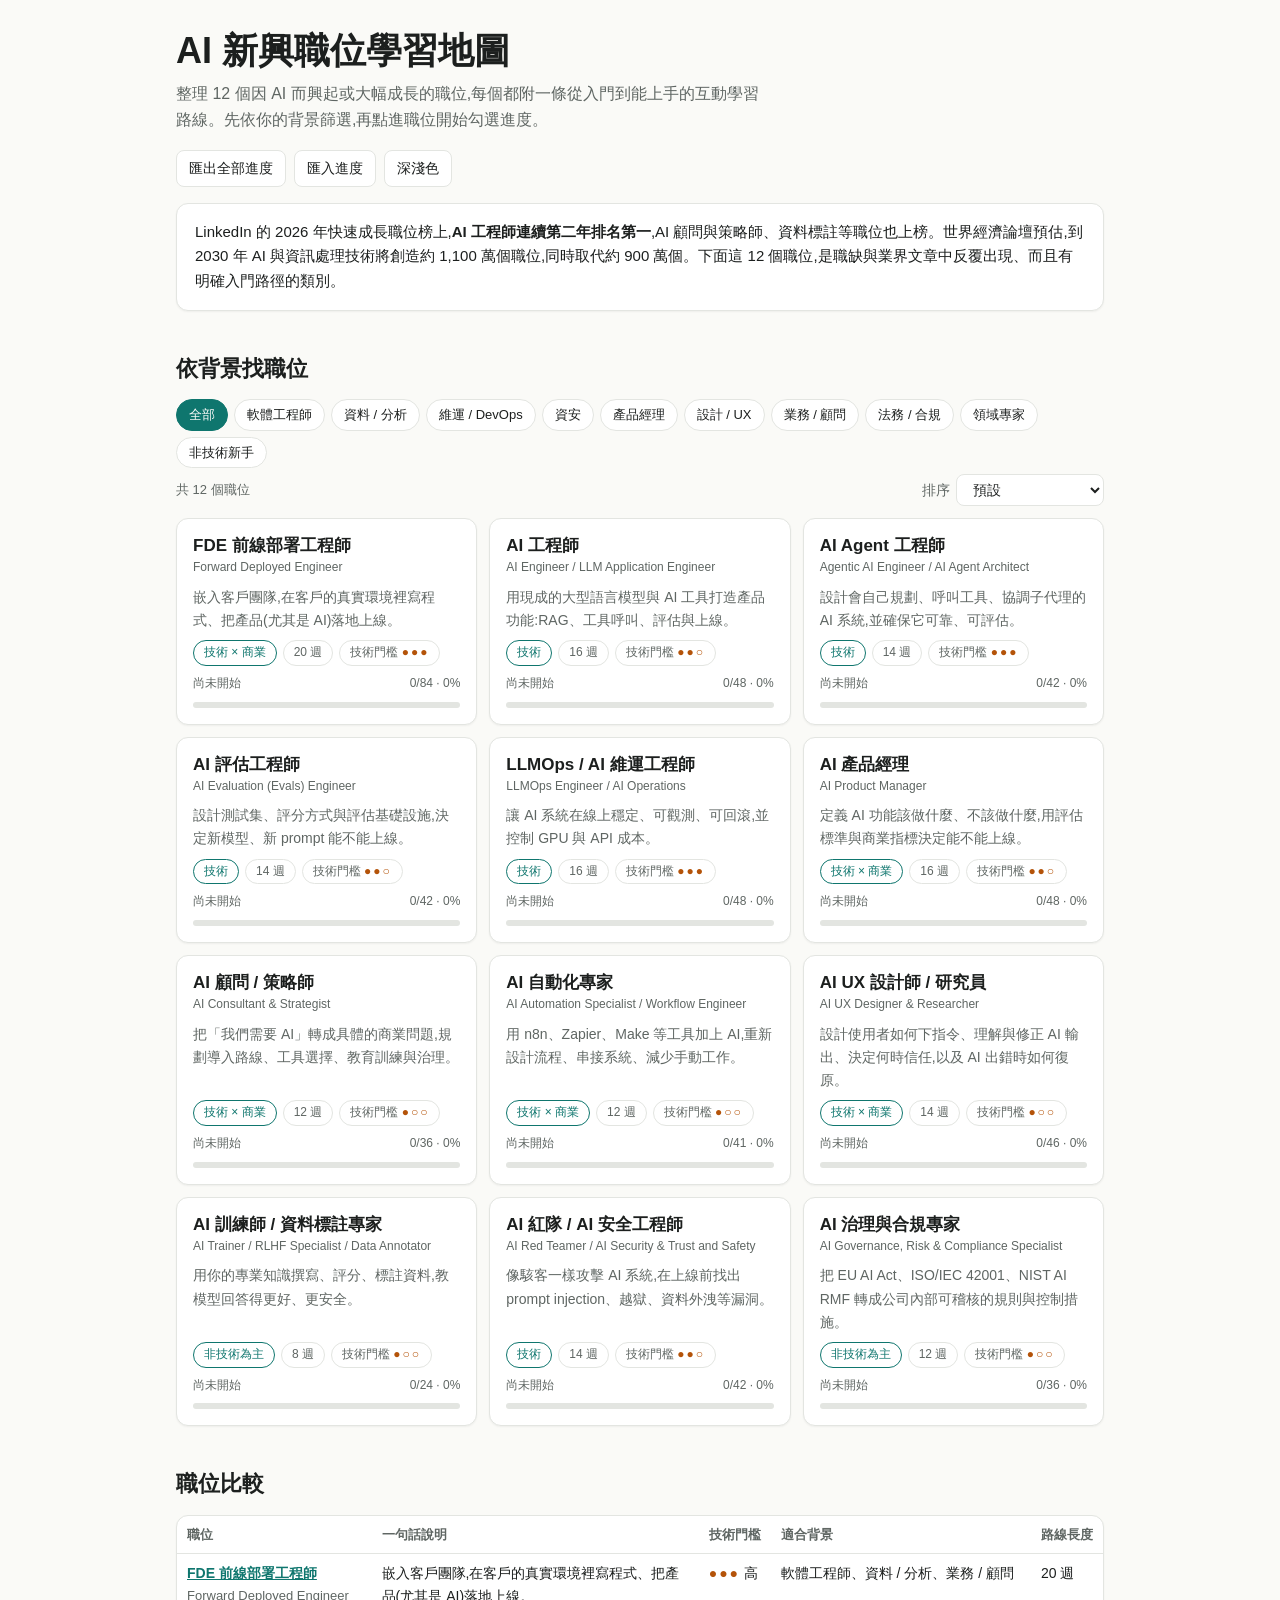
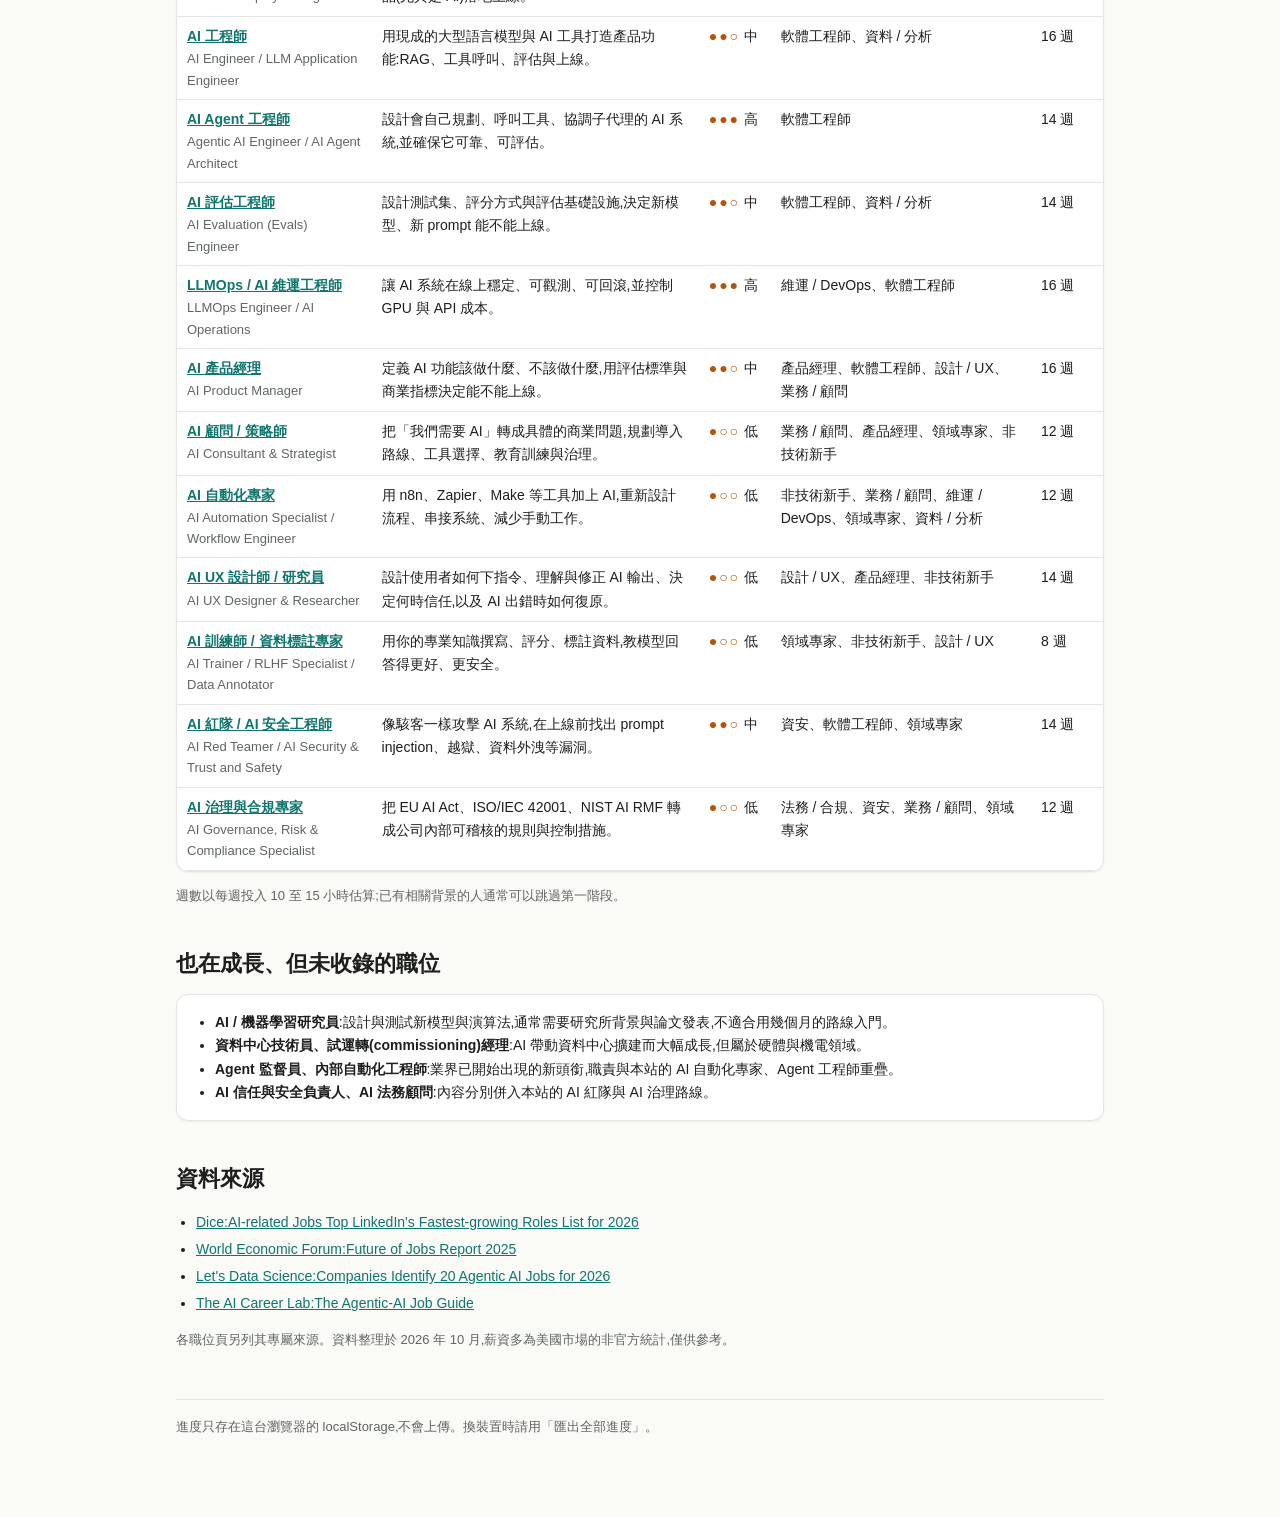
<file: index.html>
<!doctype html>
<html lang="zh-Hant">
<head>
<meta charset="utf-8">
<meta name="viewport" content="width=device-width, initial-scale=1">
<title>AI 新興職位學習地圖</title>
<meta name="description" content="12 個因 AI 而興起的科技職位,每個都有從入門到上手的互動式學習路線:可勾選進度、標示本週、依背景篩選。">
<link rel="stylesheet" href="assets/style.css">
</head>
<body data-page="hub">
<div class="wrap">
  <header class="hero">
    <h1>AI 新興職位學習地圖</h1>
    <p class="lead">整理 12 個因 AI 而興起或大幅成長的職位,每個都附一條從入門到能上手的互動學習路線。先依你的背景篩選,再點進職位開始勾選進度。</p>
    <div class="toolbar">
      <button id="exportAll">匯出全部進度</button>
      <button id="importAll">匯入進度</button>
      <button id="theme" aria-label="切換深淺色">深淺色</button>
      <input type="file" id="importFile" accept="application/json" hidden>
    </div>
  </header>

  <div class="card pad">
    <p style="margin:0;font-size:15px">LinkedIn 的 2026 年快速成長職位榜上,<b>AI 工程師連續第二年排名第一</b>,AI 顧問與策略師、資料標註等職位也上榜。世界經濟論壇預估,到 2030 年 AI 與資訊處理技術將創造約 1,100 萬個職位,同時取代約 900 萬個。下面這 12 個職位,是職缺與業界文章中反覆出現、而且有明確入門路徑的類別。</p>
  </div>

  <h2>依背景找職位</h2>
  <div class="chips" id="chips" role="group" aria-label="依背景篩選"></div>
  <div class="hub-controls">
    <span class="note" id="filterInfo"></span>
    <label class="inline">排序
      <select id="sort">
        <option value="default">預設</option>
        <option value="weeks">學習週數:少到多</option>
        <option value="level">技術門檻:低到高</option>
        <option value="progress">我的進度:高到低</option>
      </select>
    </label>
  </div>
  <div class="grid" id="grid"></div>

  <h2>職位比較</h2>
  <div class="card tbl"><table>
    <thead><tr><th>職位</th><th>一句話說明</th><th>技術門檻</th><th>適合背景</th><th>路線長度</th></tr></thead>
    <tbody id="compare"></tbody></table></div>
  <p class="note">週數以每週投入 10 至 15 小時估算;已有相關背景的人通常可以跳過第一階段。</p>

  <h2>也在成長、但未收錄的職位</h2>
  <div class="card pad">
    <ul style="margin:0;padding-left:20px;font-size:14px">
      <li><b>AI / 機器學習研究員</b>:設計與測試新模型與演算法,通常需要研究所背景與論文發表,不適合用幾個月的路線入門。</li>
      <li><b>資料中心技術員、試運轉(commissioning)經理</b>:AI 帶動資料中心擴建而大幅成長,但屬於硬體與機電領域。</li>
      <li><b>Agent 監督員、內部自動化工程師</b>:業界已開始出現的新頭銜,職責與本站的 AI 自動化專家、Agent 工程師重疊。</li>
      <li><b>AI 信任與安全負責人、AI 法務顧問</b>:內容分別併入本站的 AI 紅隊與 AI 治理路線。</li>
    </ul>
  </div>

  <h2>資料來源</h2>
  <ul class="src">
    <li><a href="https://www.dice.com/career-advice/ai-related-jobs-top-linkedins-fastest-growing-roles-list-for-2026" target="_blank" rel="noopener">Dice:AI-related Jobs Top LinkedIn's Fastest-growing Roles List for 2026</a></li>
    <li><a href="https://weforum.org/stories/2025/01/future-of-jobs-report-2025-the-fastest-growing-and-declining-jobs/" target="_blank" rel="noopener">World Economic Forum:Future of Jobs Report 2025</a></li>
    <li><a href="https://letsdatascience.com/news/companies-identify-20-agentic-ai-jobs-for-2026-598e685f" target="_blank" rel="noopener">Let's Data Science:Companies Identify 20 Agentic AI Jobs for 2026</a></li>
    <li><a href="https://theaicareerlab.com/blog/agentic-ai-jobs-guide-2026/raw" target="_blank" rel="noopener">The AI Career Lab:The Agentic-AI Job Guide</a></li>
  </ul>
  <p class="note">各職位頁另列其專屬來源。資料整理於 2026 年 10 月,薪資多為美國市場的非官方統計,僅供參考。</p>
  <footer>進度只存在這台瀏覽器的 localStorage,不會上傳。換裝置時請用「匯出全部進度」。</footer>
</div>
<script src="assets/roles/_registry.js"></script>
<script src="assets/roles/fde.js"></script>
<script src="assets/roles/ai-engineer.js"></script>
<script src="assets/roles/agent-engineer.js"></script>
<script src="assets/roles/eval-engineer.js"></script>
<script src="assets/roles/llmops.js"></script>
<script src="assets/roles/ai-pm.js"></script>
<script src="assets/roles/ai-consultant.js"></script>
<script src="assets/roles/automation.js"></script>
<script src="assets/roles/ai-ux.js"></script>
<script src="assets/roles/ai-trainer.js"></script>
<script src="assets/roles/red-team.js"></script>
<script src="assets/roles/governance.js"></script>
<script src="assets/app.js"></script>
</body>
</html>
</file>
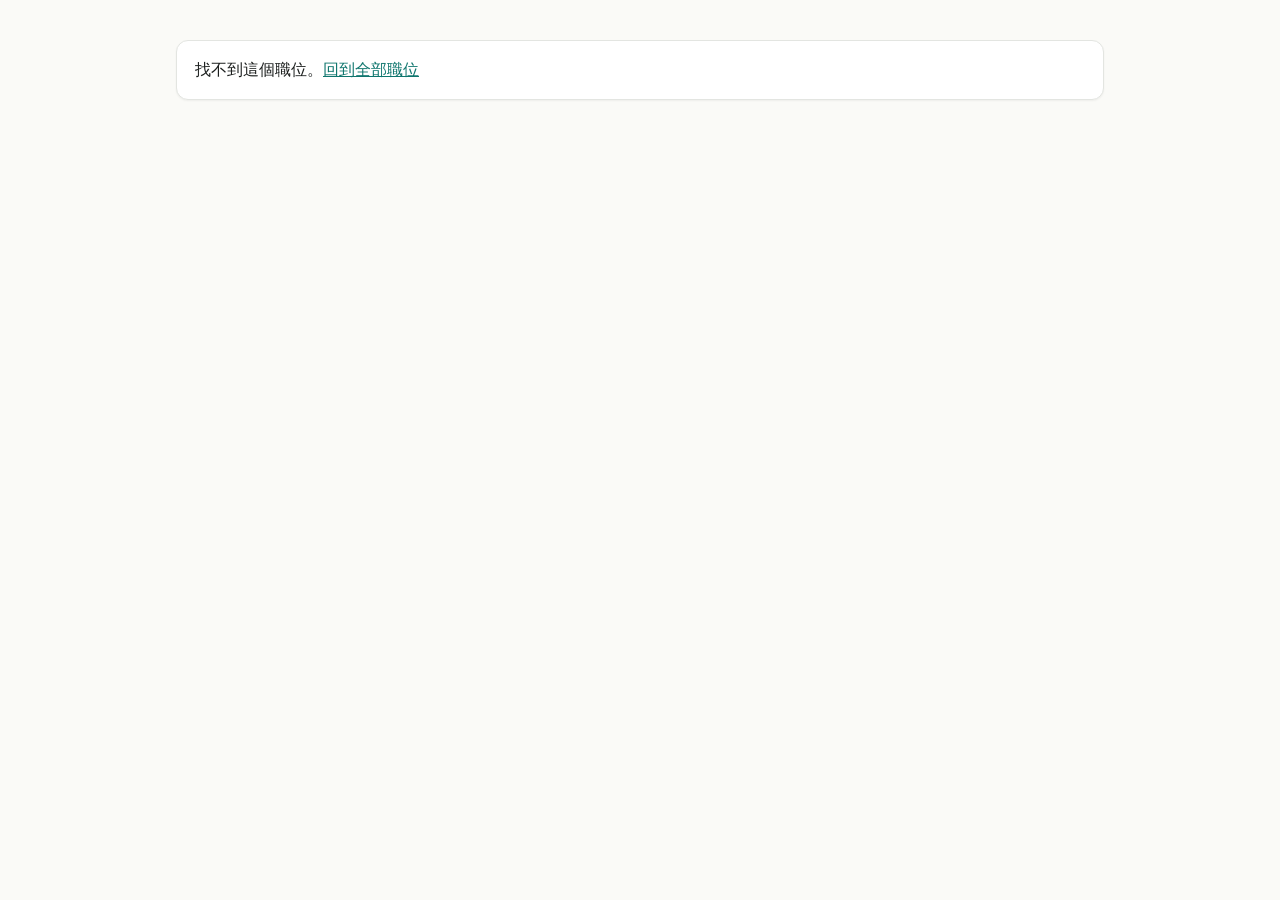
<file: role.html>
<!doctype html>
<html lang="zh-Hant">
<head>
<meta charset="utf-8">
<meta name="viewport" content="width=device-width, initial-scale=1">
<title>職位學習路線 · AI 新興職位</title>
<link rel="stylesheet" href="assets/style.css">
</head>
<body data-page="role">
<div class="wrap" id="app"></div>
<script src="assets/roles/_registry.js"></script>
<script src="assets/roles/fde.js"></script>
<script src="assets/roles/ai-engineer.js"></script>
<script src="assets/roles/agent-engineer.js"></script>
<script src="assets/roles/eval-engineer.js"></script>
<script src="assets/roles/llmops.js"></script>
<script src="assets/roles/ai-pm.js"></script>
<script src="assets/roles/ai-consultant.js"></script>
<script src="assets/roles/automation.js"></script>
<script src="assets/roles/ai-ux.js"></script>
<script src="assets/roles/ai-trainer.js"></script>
<script src="assets/roles/red-team.js"></script>
<script src="assets/roles/governance.js"></script>
<script src="assets/app.js"></script>
</body>
</html>
</file>
<file: assets/style.css>
:root{
  --bg:#fafaf7; --surface:#ffffff; --ink:#1c1f1e; --muted:#5f6663; --line:#e3e5e1;
  --accent:#0f766e; --accent-soft:#e1f3f0; --warn:#b45309; --warn-soft:#fdf1e3; --done:#9aa19e;
  --radius:12px; --shadow:0 1px 2px rgba(0,0,0,.05);
}
@media (prefers-color-scheme:dark){
  :root:not([data-theme="light"]){
    --bg:#121413; --surface:#1b1e1d; --ink:#ecefed; --muted:#9ba3a0; --line:#2c312f;
    --accent:#4fd1c0; --accent-soft:#16312d; --warn:#f0b35a; --warn-soft:#332715; --done:#6b7370; --shadow:none;
  }
}
:root[data-theme="dark"]{
  --bg:#121413; --surface:#1b1e1d; --ink:#ecefed; --muted:#9ba3a0; --line:#2c312f;
  --accent:#4fd1c0; --accent-soft:#16312d; --warn:#f0b35a; --warn-soft:#332715; --done:#6b7370; --shadow:none;
}
*{box-sizing:border-box}
html{scroll-behavior:smooth}
body{margin:0;background:var(--bg);color:var(--ink);line-height:1.65;
  font-family:-apple-system,BlinkMacSystemFont,"PingFang TC","Noto Sans TC","Microsoft JhengHei","Segoe UI",sans-serif;font-size:16px}
a{color:var(--accent)}
.wrap{max-width:960px;margin:0 auto;padding:0 16px 80px}
.crumb{padding-top:20px;font-size:14px}
.crumb a{text-decoration:none}
header.hero{padding:28px 0 16px}
.hero h1{font-size:clamp(26px,5vw,36px);line-height:1.3;margin:0 0 6px}
.hero .en{color:var(--muted);font-size:15px;margin:0 0 10px}
.hero p.lead{margin:0;color:var(--muted);max-width:66ch}
.pills{display:flex;flex-wrap:wrap;gap:6px;margin-top:12px}
.pill{font-size:12px;border:1px solid var(--line);background:var(--surface);border-radius:99px;padding:2px 10px;color:var(--muted)}
.pill.strong{border-color:var(--accent);color:var(--accent)}
.toolbar{display:flex;flex-wrap:wrap;gap:8px;align-items:center;margin-top:16px}
button,select,input[type=date]{font:inherit;font-size:14px;color:var(--ink);background:var(--surface);
  border:1px solid var(--line);border-radius:8px;padding:6px 12px;cursor:pointer}
button:hover,select:hover{border-color:var(--accent)}
button[aria-pressed="true"]{background:var(--accent);border-color:var(--accent);color:var(--bg)}
button:focus-visible,input:focus-visible,select:focus-visible,summary:focus-visible,a:focus-visible{outline:2px solid var(--accent);outline-offset:2px}
label.inline{font-size:14px;color:var(--muted);display:flex;gap:6px;align-items:center}
.sticky{position:sticky;top:0;z-index:5;background:var(--bg);border-bottom:1px solid var(--line);padding:10px 0}
.bar{height:10px;border-radius:99px;background:var(--line);overflow:hidden}
.bar.thin{height:6px}
.bar>i{display:block;height:100%;width:0;background:var(--accent);transition:width .25s}
.sticky .row{display:flex;justify-content:space-between;font-size:14px;margin-bottom:6px;gap:8px;flex-wrap:wrap}
.sticky .row b{font-variant-numeric:tabular-nums}
h2{font-size:22px;margin:40px 0 12px}
h2 small{font-size:14px;color:var(--muted);font-weight:400;margin-left:8px}
.card{background:var(--surface);border:1px solid var(--line);border-radius:var(--radius);box-shadow:var(--shadow)}
.pad{padding:16px 18px}
.note{font-size:13px;color:var(--muted)}

/* ===== hub ===== */
.chips{display:flex;flex-wrap:wrap;gap:6px;margin:8px 0 4px}
.chips button{border-radius:99px;padding:4px 12px;font-size:13px}
.hub-controls{display:flex;flex-wrap:wrap;gap:12px;align-items:center;justify-content:space-between;margin-top:6px}
.grid{display:grid;grid-template-columns:repeat(auto-fill,minmax(270px,1fr));gap:12px;margin-top:12px}
.rcard{display:flex;flex-direction:column;gap:8px;padding:16px;text-decoration:none;color:inherit;transition:border-color .15s,transform .15s}
.rcard:hover{border-color:var(--accent);transform:translateY(-1px)}
.rcard h3{margin:0;font-size:17px;line-height:1.35}
.rcard .en{font-size:12px;color:var(--muted)}
.rcard p{margin:0;font-size:14px;color:var(--muted);flex:1}
.rcard .meta{display:flex;flex-wrap:wrap;gap:6px}
.rcard .prog{font-size:12px;color:var(--muted);display:flex;justify-content:space-between;font-variant-numeric:tabular-nums}
.lvl{letter-spacing:2px;color:var(--warn)}
.empty{padding:24px;text-align:center;color:var(--muted)}
.tbl{overflow-x:auto}
table{width:100%;border-collapse:collapse;font-size:14px}
th,td{text-align:left;padding:8px 10px;border-bottom:1px solid var(--line);vertical-align:top}
th{color:var(--muted);font-weight:600;font-size:13px;white-space:nowrap}
td a{font-weight:600}

/* ===== role overview ===== */
.ov{display:grid;grid-template-columns:1fr 1fr;gap:12px}
.ov .card h3{margin:0 0 8px;font-size:15px}
.ov ul{margin:0;padding-left:20px;font-size:14px}
.ov ul li{margin:3px 0}
.ov .full{grid-column:1/-1}
.ov p{margin:0;font-size:14px}
@media (max-width:640px){ .ov{grid-template-columns:1fr} }

/* ===== timeline ===== */
.gantt{padding:16px;overflow-x:auto}
.g-grid{display:grid;gap:4px 0;position:relative}
.g-h{font-size:11px;color:var(--muted);text-align:center}
.g-name{font-size:13px;align-self:center;white-space:nowrap;overflow:hidden;text-overflow:ellipsis;padding-right:6px}
.g-bar{height:20px;border-radius:99px;background:var(--accent-soft);border:1px solid var(--accent);cursor:pointer;
  display:flex;align-items:center;justify-content:center;font-size:11px;color:var(--ink);text-decoration:none;position:relative;overflow:hidden}
.g-bar i{position:absolute;left:0;top:0;bottom:0;background:var(--accent);opacity:.35}
.g-bar span{position:relative;font-variant-numeric:tabular-nums}
.g-cell{height:20px;border-left:1px solid var(--line)}
.g-note{font-size:13px;color:var(--muted);margin:10px 2px 0}
.mark-now{background:var(--warn);height:10px;border-radius:99px;margin:2px}

/* ===== stages ===== */
details.stage{margin:14px 0}
details.stage>summary{list-style:none;cursor:pointer;padding:16px;display:grid;gap:8px}
details.stage>summary::-webkit-details-marker{display:none}
.s-top{display:flex;justify-content:space-between;gap:10px;align-items:baseline;flex-wrap:wrap}
.s-title{font-size:18px;font-weight:700}
.s-title small{font-weight:400;color:var(--muted);margin-left:8px;font-size:14px}
.badge{font-size:12px;padding:2px 8px;border-radius:99px;background:var(--warn);color:#fff;margin-left:8px;vertical-align:2px}
.s-prog{font-size:13px;color:var(--muted);font-variant-numeric:tabular-nums}
.s-body{padding:0 16px 16px}
.goal{background:var(--accent-soft);border-radius:8px;padding:10px 12px;font-size:14px;margin:0 0 14px}
.week{border:1px solid var(--line);border-radius:10px;padding:12px 14px;margin:10px 0}
.week.now{border-color:var(--warn);box-shadow:0 0 0 1px var(--warn)}
.week h3{margin:0 0 6px;font-size:15px;display:flex;gap:8px;align-items:baseline;flex-wrap:wrap}
.week h3 .wk{font-size:12px;color:var(--muted);font-weight:500}
.task{display:flex;gap:10px;align-items:flex-start;padding:4px 0;font-size:15px;cursor:pointer}
.task input{margin-top:6px;width:16px;height:16px;accent-color:var(--accent);flex:none;cursor:pointer}
.task.done span{color:var(--done);text-decoration:line-through}
.accept{font-size:13px;color:var(--muted);margin:8px 0 0;padding-top:8px;border-top:1px dashed var(--line)}
.accept b{color:var(--ink)}
.output{background:var(--warn-soft);border-radius:8px;padding:10px 12px;font-size:14px;margin:14px 0 0}
.hide-done .task.done{display:none}
.hide-done .week.all-done{display:none}
ul.src{padding-left:20px;font-size:14px}
ul.src li{margin:4px 0}
.related{display:flex;flex-wrap:wrap;gap:8px}
.related a{border:1px solid var(--line);background:var(--surface);border-radius:99px;padding:4px 12px;font-size:14px;text-decoration:none}
.related a:hover{border-color:var(--accent)}
footer{margin-top:48px;font-size:13px;color:var(--muted);border-top:1px solid var(--line);padding-top:16px}
@media (max-width:560px){ .toolbar>*{flex:1 1 auto} }
@media print{ .sticky,.toolbar,.crumb{display:none} details.stage{break-inside:avoid} }
</file>
